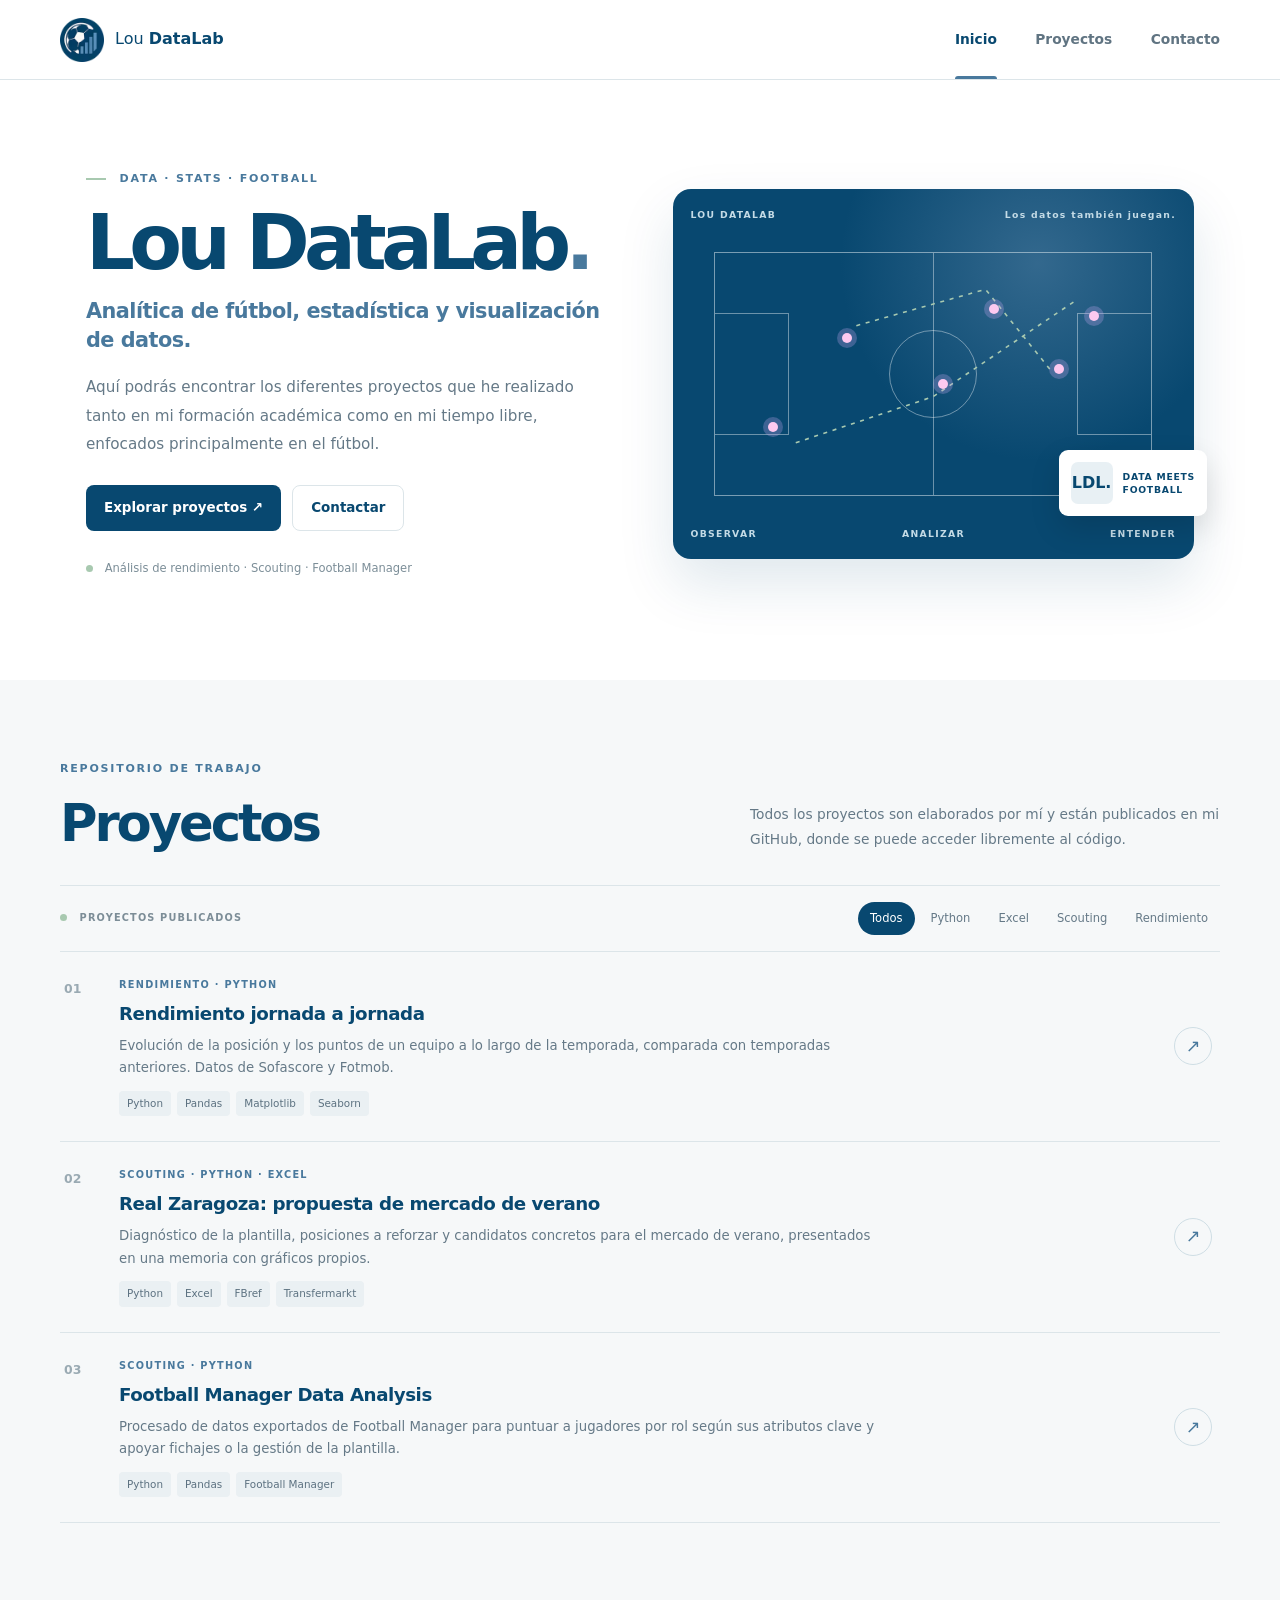
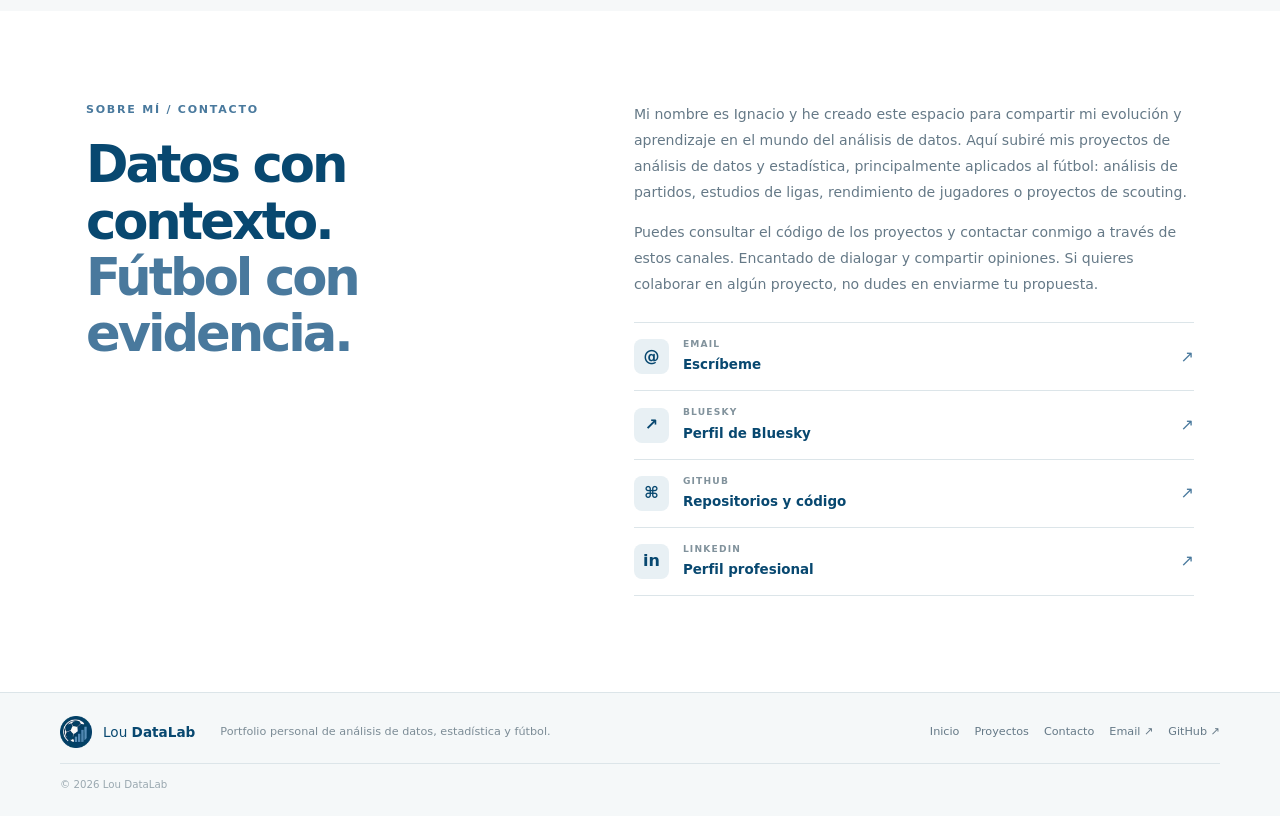
<file: index.html>
<!doctype html>
<html lang="es">
<head>
<meta charset="utf-8"><meta name="viewport" content="width=device-width, initial-scale=1">
<meta name="description" content="Lou DataLab: portfolio de análisis de datos aplicados al fútbol">
<title>Lou DataLab | Football & Data</title>
<link rel="icon" type="image/png" href="assets/logo.png"><link rel="stylesheet" href="styles.css">
</head>
<body>
<header class="topbar">
  <a class="brand" href="index.html#inicio" aria-label="Lou DataLab, inicio"><img src="assets/logo.png" alt="Logo de Lou DataLab"><span>Lou <strong>DataLab</strong></span></a>
  <button class="nav-toggle" aria-expanded="false" aria-controls="main-nav">Menú</button>
  <nav class="main-nav" id="main-nav" aria-label="Navegación principal">
    <a class="nav-link active" href="#inicio">Inicio</a><a class="nav-link" href="#proyectos">Proyectos</a><a class="nav-link" href="#contacto">Contacto</a>
  </nav>
</header>
<main>
<section class="hero page-section" id="inicio">
  <div>
    <p class="eyebrow"><span></span> DATA · STATS · FOOTBALL</p>
    <h1>Lou DataLab<span>.</span></h1>
    <h2 class="subtitle">Analítica de fútbol, estadística y visualización de datos.</h2>
    <p class="intro">Aquí podrás encontrar los diferentes proyectos que he realizado tanto en mi formación académica como en mi tiempo libre, enfocados principalmente en el fútbol.</p>
    <div class="actions"><a class="button primary" href="#proyectos">Explorar proyectos ↗</a><a class="button secondary" href="#contacto">Contactar</a></div>
    <p class="micro"><i></i> Análisis de rendimiento · Scouting · Football Manager</p>
  </div>
  <div class="hero-art" aria-label="Imagen campo visual branding">
    <div class="art-label"><span>LOU DATALAB</span><span>Los datos también juegan.</span></div>
    <div class="pitch"><i class="mid"></i><i class="circle"></i><i class="box left"></i><i class="box right"></i>
      <svg viewBox="0 0 500 300" aria-hidden="true"><path d="M80 235 L250 178 L425 60 M155 90 L315 45 L398 148"/></svg>
      <i class="dot d1"></i><i class="dot d2"></i><i class="dot d3"></i><i class="dot d4"></i><i class="dot d5"></i><i class="dot d6"></i>
    </div>
    <div class="art-label art-bottom"><span>OBSERVAR</span><span>ANALIZAR</span><span>ENTENDER</span></div>
    <div class="stamp"><b>LDL.</b><span>DATA MEETS<br>FOOTBALL</span></div>
  </div>
</section>
<section class="projects page-section" id="proyectos">
  <div class="section-head"><div><p class="eyebrow">REPOSITORIO DE TRABAJO</p><h2>Proyectos</h2></div><p>Todos los proyectos son elaborados por mí y están publicados en mi GitHub, donde se puede acceder libremente al código.</p></div>
  <div class="toolbar"><span class="published"><i></i> PROYECTOS PUBLICADOS</span><div class="filters" role="group" aria-label="Filtrar por categoría">
    <button class="filter active" data-filter="Todos" aria-pressed="true">Todos</button><button class="filter" data-filter="Python" aria-pressed="false">Python</button><button class="filter" data-filter="Excel" aria-pressed="false">Excel</button><button class="filter" data-filter="Scouting" aria-pressed="false">Scouting</button><button class="filter" data-filter="Rendimiento" aria-pressed="false">Rendimiento</button>
  </div></div>
  <div class="project-list">
    <article class="project-row" data-tools="Python, Rendimiento"><span class="number">01</span><div><p class="kicker">RENDIMIENTO · PYTHON</p><h3><a href="projects/week-to-week.html">Rendimiento jornada a jornada</a></h3><p>Evolución de la posición y los puntos de un equipo a lo largo de la temporada, comparada con temporadas anteriores. Datos de Sofascore y Fotmob.</p><div class="tags"><span>Python</span><span>Pandas</span><span>Matplotlib</span><span>Seaborn</span></div></div><a class="arrow" href="projects/week-to-week.html" aria-label="Abrir proyecto Rendimiento jornada a jornada">↗</a></article>
    <article class="project-row" data-tools="Python, Excel, Scouting"><span class="number">02</span><div><p class="kicker">SCOUTING · PYTHON · EXCEL</p><h3><a href="projects/real-zaragoza.html">Real Zaragoza: propuesta de mercado de verano</a></h3><p>Diagnóstico de la plantilla, posiciones a reforzar y candidatos concretos para el mercado de verano, presentados en una memoria con gráficos propios.</p><div class="tags"><span>Python</span><span>Excel</span><span>FBref</span><span>Transfermarkt</span></div></div><a class="arrow" href="projects/real-zaragoza.html" aria-label="Abrir proyecto Real Zaragoza">↗</a></article>
    <article class="project-row" data-tools="Python, Scouting"><span class="number">03</span><div><p class="kicker">SCOUTING · PYTHON</p><h3><a href="projects/fm-data-analysis.html">Football Manager Data Analysis</a></h3><p>Procesado de datos exportados de Football Manager para puntuar a jugadores por rol según sus atributos clave y apoyar fichajes o la gestión de la plantilla.</p><div class="tags"><span>Python</span><span>Pandas</span><span>Football Manager</span></div></div><a class="arrow" href="projects/fm-data-analysis.html" aria-label="Abrir proyecto Football Manager Data Analysis">↗</a></article>
  </div>
</section>
<section class="contact page-section" id="contacto">
  <div><p class="eyebrow">SOBRE MÍ / CONTACTO</p><h2>Datos con contexto.<br><span>Fútbol con evidencia.</span></h2></div>
  <div class="contact-copy"><p>Mi nombre es Ignacio y he creado este espacio para compartir mi evolución y aprendizaje en el mundo del análisis de datos. Aquí subiré mis proyectos de análisis de datos y estadística, principalmente aplicados al fútbol: análisis de partidos, estudios de ligas, rendimiento de jugadores o proyectos de scouting.</p><p>Puedes consultar el código de los proyectos y contactar conmigo a través de estos canales. Encantado de dialogar y compartir opiniones. Si quieres colaborar en algún proyecto, no dudes en enviarme tu propuesta.</p>
    <div class="contact-list">
      <a href="mailto:igna.lou@gmail.com"><b>@</b><span><small>EMAIL</small><strong>Escríbeme</strong></span><i>↗</i></a>
      <a href="https://bsky.app/profile/loudatalab.bsky.social" target="_blank" rel="noreferrer"><b>↗</b><span><small>BLUESKY</small><strong>Perfil de Bluesky</strong></span><i>↗</i></a>
      <a href="https://github.com/loudatalab" target="_blank" rel="noreferrer"><b>⌘</b><span><small>GITHUB</small><strong>Repositorios y código</strong></span><i>↗</i></a>
      <a href="https://www.linkedin.com/in/ignacio-lou-moles/" target="_blank" rel="noreferrer"><b>in</b><span><small>LINKEDIN</small><strong>Perfil profesional</strong></span><i>↗</i></a>
    </div>
  </div>
</section>
</main>
<footer class="footer">
  <a class="footer-brand" href="#inicio"><img src="assets/logo.png" alt=""><span>Lou <strong>DataLab</strong></span></a>
  <p>Portfolio personal de análisis de datos, estadística y fútbol.</p>
  <nav aria-label="Enlaces rápidos"><a href="#inicio">Inicio</a><a href="#proyectos">Proyectos</a><a href="#contacto">Contacto</a><a href="mailto:igna.lou@gmail.com">Email ↗</a><a href="https://github.com/loudatalab" target="_blank" rel="noreferrer">GitHub ↗</a></nav>
  <small>© <span id="year">2026</span> Lou DataLab</small>
</footer>
<script src="script.js"></script>
</body></html>
</file>
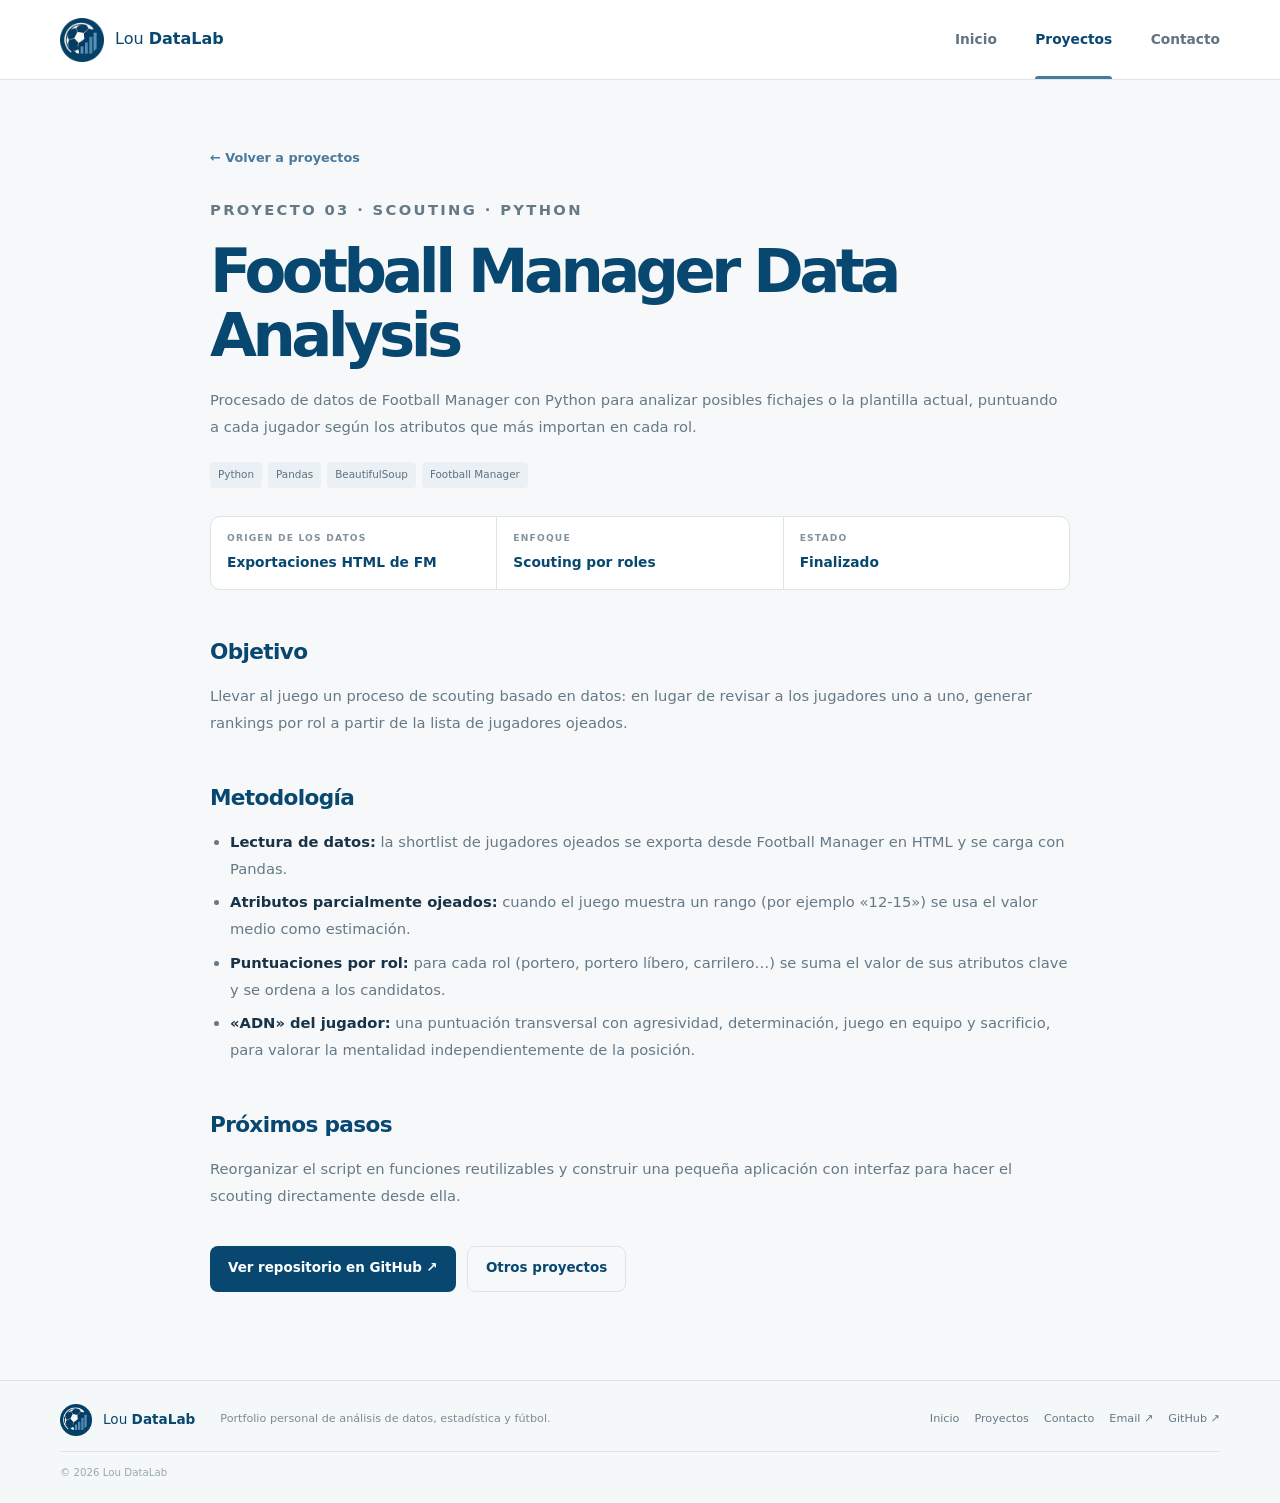
<file: projects/fm-data-analysis.html>
<!doctype html>
<html lang="es">
<head>
<meta charset="utf-8"><meta name="viewport" content="width=device-width,initial-scale=1">
<meta name="description" content="Análisis de datos de Football Manager con Python para scouting y gestión de plantilla">
<title>Football Manager Data Analysis | Lou DataLab</title>
<link rel="icon" type="image/png" href="../assets/logo.png"><link rel="stylesheet" href="../styles.css"><link rel="stylesheet" href="../project.css">
</head>
<body>
<header class="topbar">
  <a class="brand" href="../index.html#inicio" aria-label="Lou DataLab, inicio"><img src="../assets/logo.png" alt="Logo de Lou DataLab"><span>Lou <strong>DataLab</strong></span></a>
  <button class="nav-toggle" aria-expanded="false" aria-controls="main-nav">Menú</button>
  <nav class="main-nav" id="main-nav" aria-label="Navegación principal"><a class="nav-link" href="../index.html#inicio">Inicio</a><a class="nav-link active" href="../index.html#proyectos">Proyectos</a><a class="nav-link" href="../index.html#contacto">Contacto</a></nav>
</header>
<main class="project-page">
  <a class="back" href="../index.html#proyectos">← Volver a proyectos</a>
  <p class="eyebrow">PROYECTO 03 · SCOUTING · PYTHON</p>
  <h1>Football Manager Data Analysis</h1>
  <p class="intro">Procesado de datos de Football Manager con Python para analizar posibles fichajes o la plantilla actual, puntuando a cada jugador según los atributos que más importan en cada rol.</p>
  <div class="tags"><span>Python</span><span>Pandas</span><span>BeautifulSoup</span><span>Football Manager</span></div>

  <div class="facts">
    <div><small>ORIGEN DE LOS DATOS</small><strong>Exportaciones HTML de FM</strong></div>
    <div><small>ENFOQUE</small><strong>Scouting por roles</strong></div>
    <div><small>ESTADO</small><strong>Finalizado</strong></div>
  </div>

  <h2>Objetivo</h2>
  <p>Llevar al juego un proceso de scouting basado en datos: en lugar de revisar a los jugadores uno a uno, generar rankings por rol a partir de la lista de jugadores ojeados.</p>

  <h2>Metodología</h2>
  <ul>
    <li><strong>Lectura de datos:</strong> la shortlist de jugadores ojeados se exporta desde Football Manager en HTML y se carga con Pandas.</li>
    <li><strong>Atributos parcialmente ojeados:</strong> cuando el juego muestra un rango (por ejemplo «12-15») se usa el valor medio como estimación.</li>
    <li><strong>Puntuaciones por rol:</strong> para cada rol (portero, portero líbero, carrilero…) se suma el valor de sus atributos clave y se ordena a los candidatos.</li>
    <li><strong>«ADN» del jugador:</strong> una puntuación transversal con agresividad, determinación, juego en equipo y sacrificio, para valorar la mentalidad independientemente de la posición.</li>
  </ul>

  <h2>Próximos pasos</h2>
  <p>Reorganizar el script en funciones reutilizables y construir una pequeña aplicación con interfaz para hacer el scouting directamente desde ella.</p>

  <div class="actions"><a class="button primary" href="https://github.com/loudatalab/FM_Data_Analysis" target="_blank" rel="noreferrer">Ver repositorio en GitHub ↗</a><a class="button secondary" href="../index.html#proyectos">Otros proyectos</a></div>
</main>
<footer class="footer">
  <a class="footer-brand" href="../index.html"><img src="../assets/logo.png" alt=""><span>Lou <strong>DataLab</strong></span></a>
  <p>Portfolio personal de análisis de datos, estadística y fútbol.</p>
  <nav aria-label="Enlaces rápidos"><a href="../index.html#inicio">Inicio</a><a href="../index.html#proyectos">Proyectos</a><a href="../index.html#contacto">Contacto</a><a href="mailto:igna.lou@gmail.com">Email ↗</a><a href="https://github.com/loudatalab" target="_blank" rel="noreferrer">GitHub ↗</a></nav>
  <small>© <span id="year">2026</span> Lou DataLab</small>
</footer>
<script src="../script.js"></script>
</body></html>
</file>
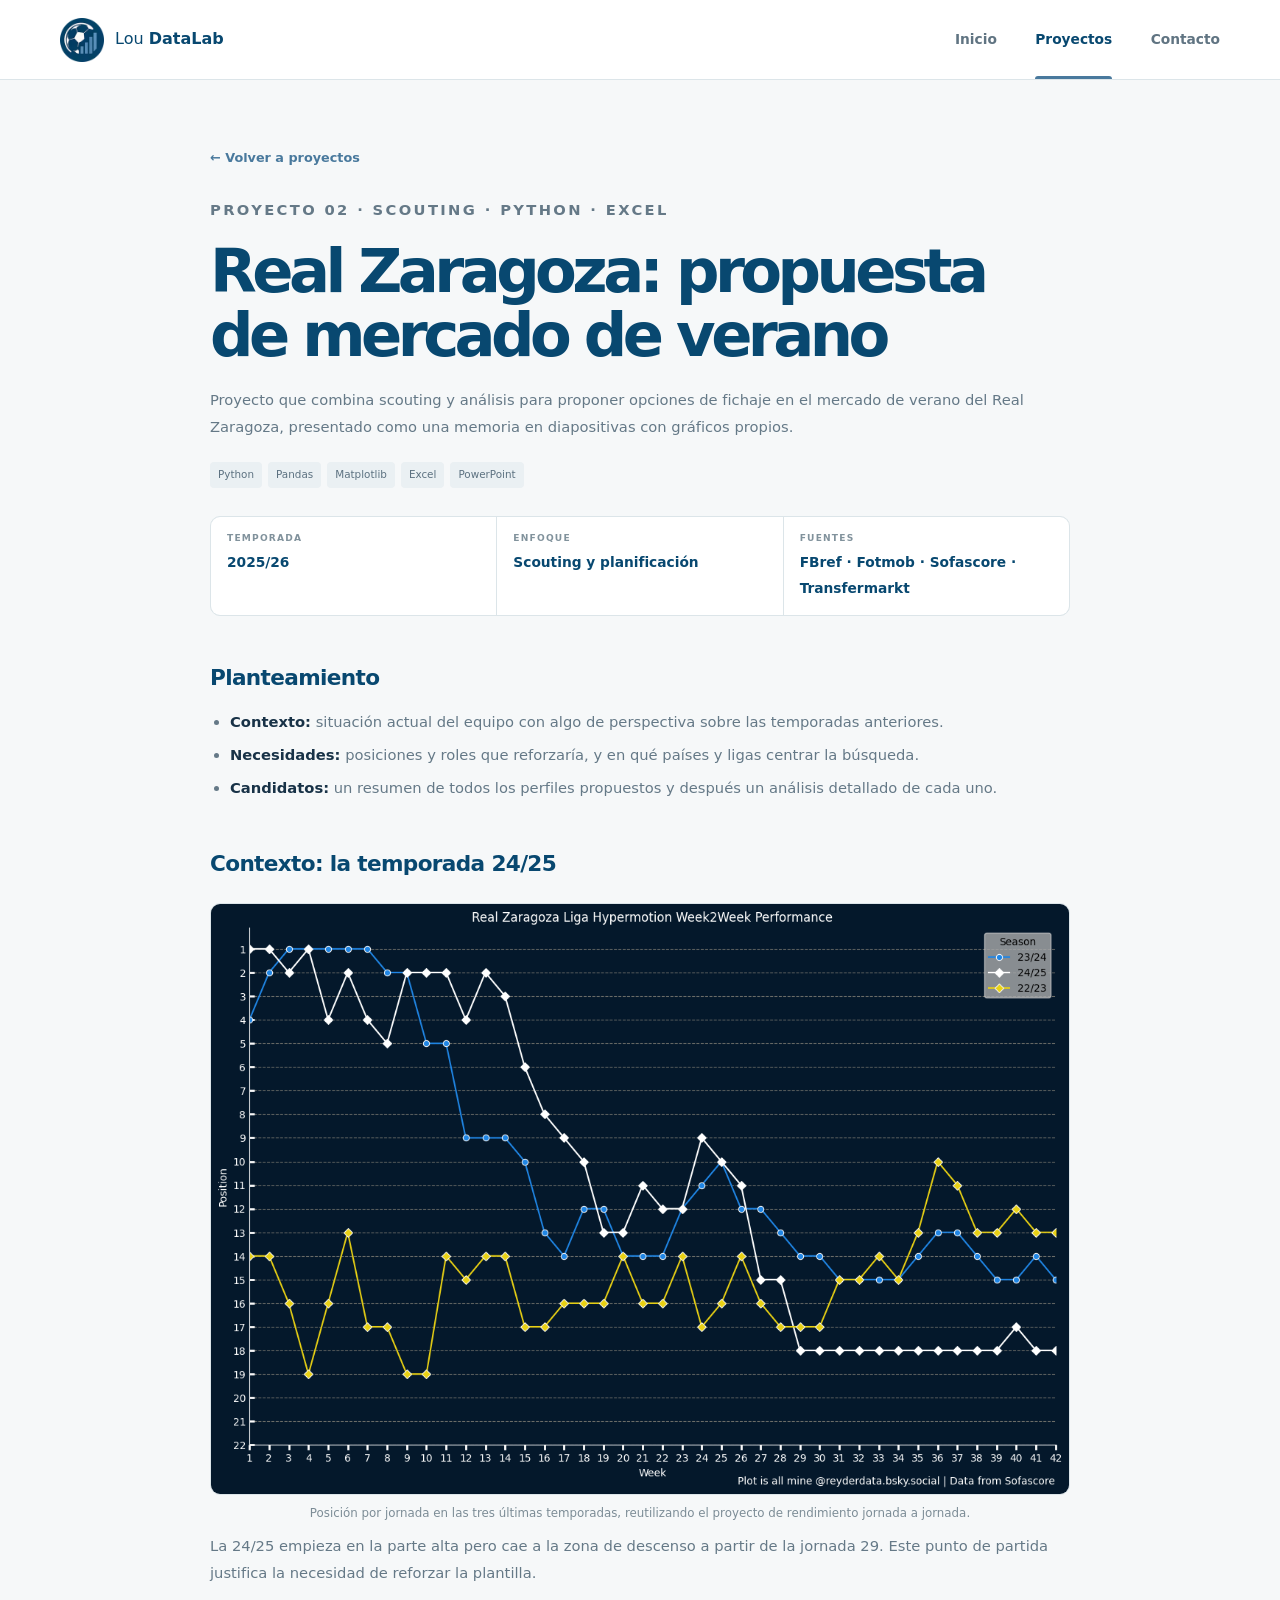
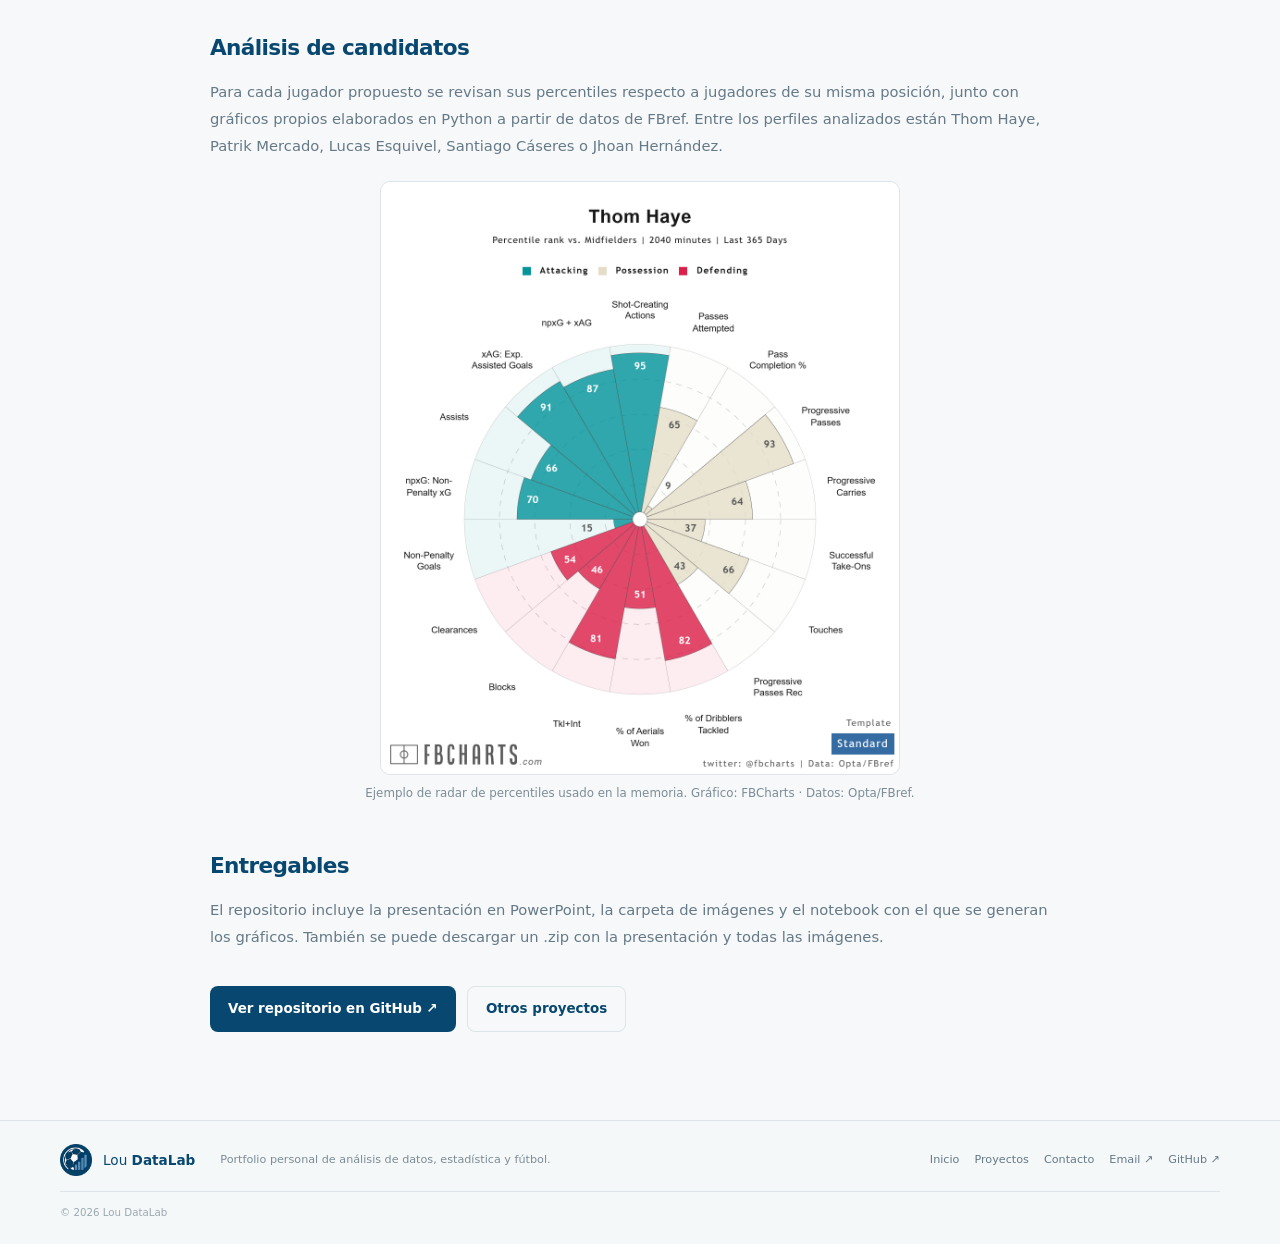
<file: projects/real-zaragoza.html>
<!doctype html>
<html lang="es">
<head>
<meta charset="utf-8"><meta name="viewport" content="width=device-width,initial-scale=1">
<meta name="description" content="Propuesta de fichajes para el mercado de verano del Real Zaragoza">
<title>Real Zaragoza: mercado de verano | Lou DataLab</title>
<link rel="icon" type="image/png" href="../assets/logo.png"><link rel="stylesheet" href="../styles.css"><link rel="stylesheet" href="../project.css">
</head>
<body>
<header class="topbar">
  <a class="brand" href="../index.html#inicio" aria-label="Lou DataLab, inicio"><img src="../assets/logo.png" alt="Logo de Lou DataLab"><span>Lou <strong>DataLab</strong></span></a>
  <button class="nav-toggle" aria-expanded="false" aria-controls="main-nav">Menú</button>
  <nav class="main-nav" id="main-nav" aria-label="Navegación principal"><a class="nav-link" href="../index.html#inicio">Inicio</a><a class="nav-link active" href="../index.html#proyectos">Proyectos</a><a class="nav-link" href="../index.html#contacto">Contacto</a></nav>
</header>
<main class="project-page">
  <a class="back" href="../index.html#proyectos">← Volver a proyectos</a>
  <p class="eyebrow">PROYECTO 02 · SCOUTING · PYTHON · EXCEL</p>
  <h1>Real Zaragoza: propuesta de mercado de verano</h1>
  <p class="intro">Proyecto que combina scouting y análisis para proponer opciones de fichaje en el mercado de verano del Real Zaragoza, presentado como una memoria en diapositivas con gráficos propios.</p>
  <div class="tags"><span>Python</span><span>Pandas</span><span>Matplotlib</span><span>Excel</span><span>PowerPoint</span></div>

  <div class="facts">
    <div><small>TEMPORADA</small><strong>2025/26</strong></div>
    <div><small>ENFOQUE</small><strong>Scouting y planificación</strong></div>
    <div><small>FUENTES</small><strong>FBref · Fotmob · Sofascore · Transfermarkt</strong></div>
  </div>

  <h2>Planteamiento</h2>
  <ul>
    <li><strong>Contexto:</strong> situación actual del equipo con algo de perspectiva sobre las temporadas anteriores.</li>
    <li><strong>Necesidades:</strong> posiciones y roles que reforzaría, y en qué países y ligas centrar la búsqueda.</li>
    <li><strong>Candidatos:</strong> un resumen de todos los perfiles propuestos y después un análisis detallado de cada uno.</li>
  </ul>

  <h2>Contexto: la temporada 24/25</h2>
  <figure class="figure"><img src="../assets/img/rz-output.png" alt="Gráfico de líneas con la posición del Real Zaragoza por jornada en 22/23, 23/24 y 24/25; en 24/25 el equipo termina en torno al puesto 18" loading="lazy"><figcaption>Posición por jornada en las tres últimas temporadas, reutilizando el <a href="week-to-week.html">proyecto de rendimiento jornada a jornada</a>.</figcaption></figure>
  <p>La 24/25 empieza en la parte alta pero cae a la zona de descenso a partir de la jornada 29. Este punto de partida justifica la necesidad de reforzar la plantilla.</p>

  <h2>Análisis de candidatos</h2>
  <p>Para cada jugador propuesto se revisan sus percentiles respecto a jugadores de su misma posición, junto con gráficos propios elaborados en Python a partir de datos de FBref. Entre los perfiles analizados están Thom Haye, Patrik Mercado, Lucas Esquivel, Santiago Cáseres o Jhoan Hernández.</p>
  <figure class="figure narrow"><img src="../assets/img/rz-Thom-Haye.png" alt="Radar de percentiles de Thom Haye frente a centrocampistas, con métricas de ataque, posesión y defensa" loading="lazy"><figcaption>Ejemplo de radar de percentiles usado en la memoria. Gráfico: FBCharts · Datos: Opta/FBref.</figcaption></figure>

  <h2>Entregables</h2>
  <p>El repositorio incluye la presentación en PowerPoint, la carpeta de imágenes y el notebook con el que se generan los gráficos. También se puede descargar un .zip con la presentación y todas las imágenes.</p>

  <div class="actions"><a class="button primary" href="https://github.com/loudatalab/RealZaragozaSummerSetup" target="_blank" rel="noreferrer">Ver repositorio en GitHub ↗</a><a class="button secondary" href="../index.html#proyectos">Otros proyectos</a></div>
</main>
<footer class="footer">
  <a class="footer-brand" href="../index.html"><img src="../assets/logo.png" alt=""><span>Lou <strong>DataLab</strong></span></a>
  <p>Portfolio personal de análisis de datos, estadística y fútbol.</p>
  <nav aria-label="Enlaces rápidos"><a href="../index.html#inicio">Inicio</a><a href="../index.html#proyectos">Proyectos</a><a href="../index.html#contacto">Contacto</a><a href="mailto:igna.lou@gmail.com">Email ↗</a><a href="https://github.com/loudatalab" target="_blank" rel="noreferrer">GitHub ↗</a></nav>
  <small>© <span id="year">2026</span> Lou DataLab</small>
</footer>
<script src="../script.js"></script>
</body></html>
</file>
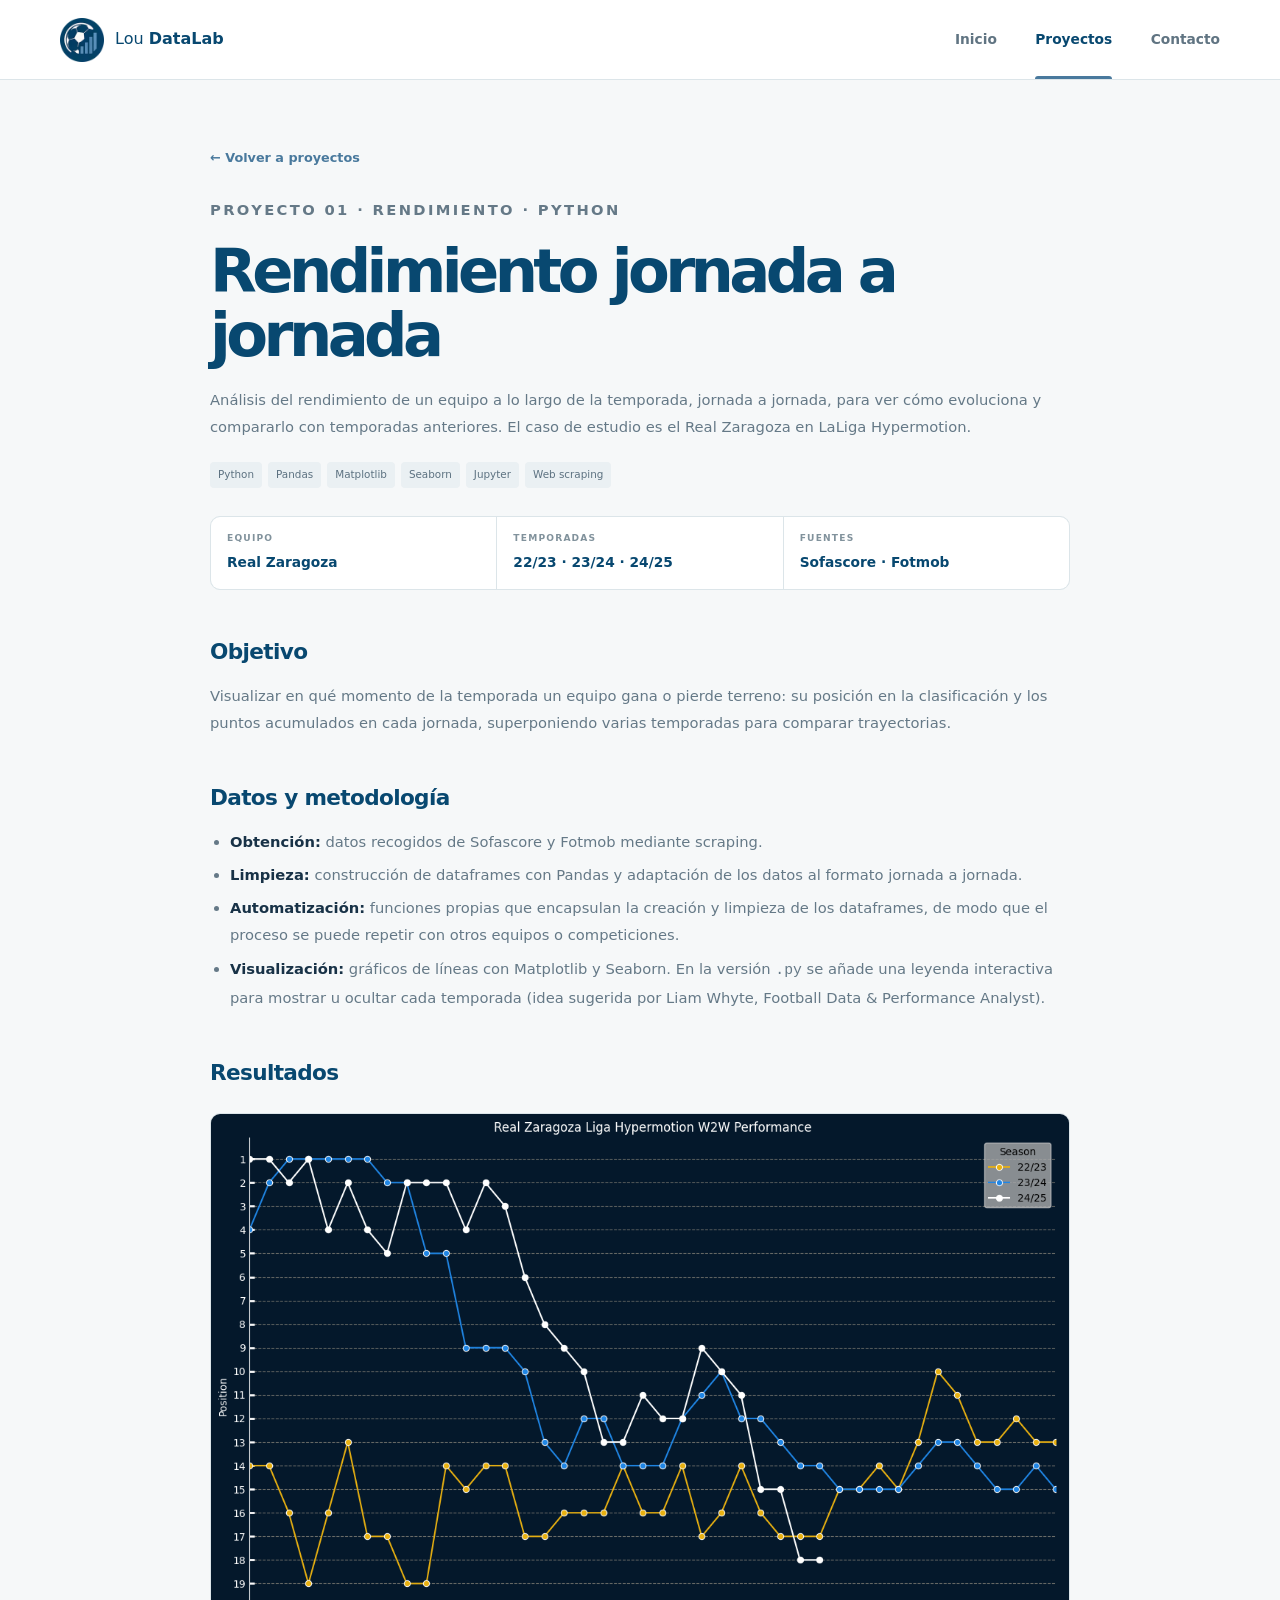
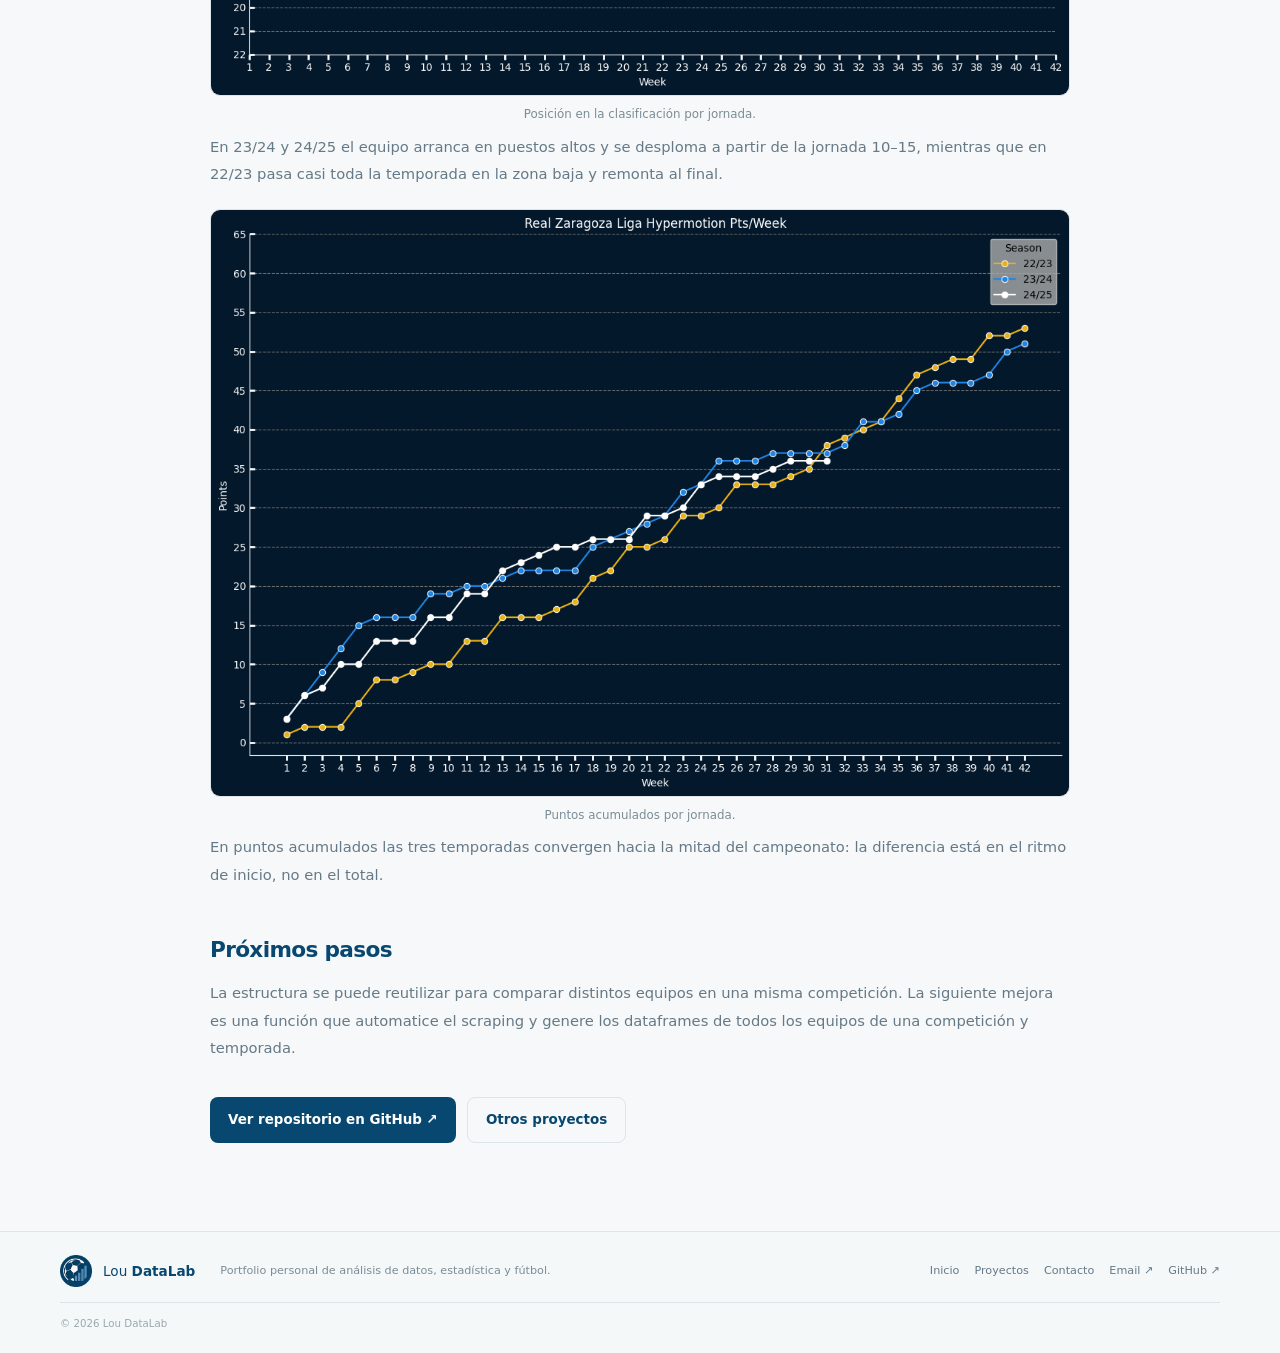
<file: projects/week-to-week.html>
<!doctype html>
<html lang="es">
<head>
<meta charset="utf-8"><meta name="viewport" content="width=device-width,initial-scale=1">
<meta name="description" content="Análisis del rendimiento de un equipo jornada a jornada con Python">
<title>Rendimiento jornada a jornada | Lou DataLab</title>
<link rel="icon" type="image/png" href="../assets/logo.png"><link rel="stylesheet" href="../styles.css"><link rel="stylesheet" href="../project.css">
</head>
<body>
<header class="topbar">
  <a class="brand" href="../index.html#inicio" aria-label="Lou DataLab, inicio"><img src="../assets/logo.png" alt="Logo de Lou DataLab"><span>Lou <strong>DataLab</strong></span></a>
  <button class="nav-toggle" aria-expanded="false" aria-controls="main-nav">Menú</button>
  <nav class="main-nav" id="main-nav" aria-label="Navegación principal"><a class="nav-link" href="../index.html#inicio">Inicio</a><a class="nav-link active" href="../index.html#proyectos">Proyectos</a><a class="nav-link" href="../index.html#contacto">Contacto</a></nav>
</header>
<main class="project-page">
  <a class="back" href="../index.html#proyectos">← Volver a proyectos</a>
  <p class="eyebrow">PROYECTO 01 · RENDIMIENTO · PYTHON</p>
  <h1>Rendimiento jornada a jornada</h1>
  <p class="intro">Análisis del rendimiento de un equipo a lo largo de la temporada, jornada a jornada, para ver cómo evoluciona y compararlo con temporadas anteriores. El caso de estudio es el Real Zaragoza en LaLiga Hypermotion.</p>
  <div class="tags"><span>Python</span><span>Pandas</span><span>Matplotlib</span><span>Seaborn</span><span>Jupyter</span><span>Web scraping</span></div>

  <div class="facts">
    <div><small>EQUIPO</small><strong>Real Zaragoza</strong></div>
    <div><small>TEMPORADAS</small><strong>22/23 · 23/24 · 24/25</strong></div>
    <div><small>FUENTES</small><strong>Sofascore · Fotmob</strong></div>
  </div>

  <h2>Objetivo</h2>
  <p>Visualizar en qué momento de la temporada un equipo gana o pierde terreno: su posición en la clasificación y los puntos acumulados en cada jornada, superponiendo varias temporadas para comparar trayectorias.</p>

  <h2>Datos y metodología</h2>
  <ul>
    <li><strong>Obtención:</strong> datos recogidos de Sofascore y Fotmob mediante scraping.</li>
    <li><strong>Limpieza:</strong> construcción de dataframes con Pandas y adaptación de los datos al formato jornada a jornada.</li>
    <li><strong>Automatización:</strong> funciones propias que encapsulan la creación y limpieza de los dataframes, de modo que el proceso se puede repetir con otros equipos o competiciones.</li>
    <li><strong>Visualización:</strong> gráficos de líneas con Matplotlib y Seaborn. En la versión <code>.py</code> se añade una leyenda interactiva para mostrar u ocultar cada temporada (idea sugerida por Liam Whyte, Football Data &amp; Performance Analyst).</li>
  </ul>

  <h2>Resultados</h2>
  <figure class="figure"><img src="../assets/img/w2w-1.png" alt="Gráfico de líneas con la posición del Real Zaragoza en cada jornada de las temporadas 22/23, 23/24 y 24/25" loading="lazy"><figcaption>Posición en la clasificación por jornada.</figcaption></figure>
  <p>En 23/24 y 24/25 el equipo arranca en puestos altos y se desploma a partir de la jornada 10–15, mientras que en 22/23 pasa casi toda la temporada en la zona baja y remonta al final.</p>
  <figure class="figure"><img src="../assets/img/w2w-2.png" alt="Gráfico de líneas con los puntos acumulados por jornada del Real Zaragoza en tres temporadas" loading="lazy"><figcaption>Puntos acumulados por jornada.</figcaption></figure>
  <p>En puntos acumulados las tres temporadas convergen hacia la mitad del campeonato: la diferencia está en el ritmo de inicio, no en el total.</p>

  <h2>Próximos pasos</h2>
  <p>La estructura se puede reutilizar para comparar distintos equipos en una misma competición. La siguiente mejora es una función que automatice el scraping y genere los dataframes de todos los equipos de una competición y temporada.</p>

  <div class="actions"><a class="button primary" href="https://github.com/loudatalab/week_to_week_team_analysis" target="_blank" rel="noreferrer">Ver repositorio en GitHub ↗</a><a class="button secondary" href="../index.html#proyectos">Otros proyectos</a></div>
</main>
<footer class="footer">
  <a class="footer-brand" href="../index.html"><img src="../assets/logo.png" alt=""><span>Lou <strong>DataLab</strong></span></a>
  <p>Portfolio personal de análisis de datos, estadística y fútbol.</p>
  <nav aria-label="Enlaces rápidos"><a href="../index.html#inicio">Inicio</a><a href="../index.html#proyectos">Proyectos</a><a href="../index.html#contacto">Contacto</a><a href="mailto:igna.lou@gmail.com">Email ↗</a><a href="https://github.com/loudatalab" target="_blank" rel="noreferrer">GitHub ↗</a></nav>
  <small>© <span id="year">2026</span> Lou DataLab</small>
</footer>
<script src="../script.js"></script>
</body></html>
</file>
<file: styles.css>
:root{--navy:#084870;--blue:#49799D;--ink:#183247;--muted:#657987;--pale:#E8F0F4;--paper:#F6F8F9;--line:#DCE5E9;--green:#A8C9B0;--dots:#fdc9f0;--white:#fff;--max:1160px}
*{box-sizing:border-box}html{scroll-behavior:smooth;scroll-padding-top:85px}body{margin:0;color:var(--ink);font-family:Inter,ui-sans-serif,system-ui,-apple-system,"Segoe UI",sans-serif;line-height:1.65}a{color:inherit;text-decoration:none}button{font:inherit}.topbar{height:80px;display:flex;align-items:center;justify-content:space-between;gap:25px;padding:0 max(24px,calc((100vw - var(--max))/2));background:rgba(255,255,255,.96);border-bottom:1px solid var(--line);position:sticky;top:0;z-index:10;backdrop-filter:blur(12px)}.brand,.footer-brand{display:flex;align-items:center;gap:11px;color:var(--navy);font-size:1rem;white-space:nowrap}.brand img{width:44px;height:44px;object-fit:contain}.brand strong,.footer-brand strong{font-weight:800}.main-nav{height:100%;display:flex;align-items:center;gap:clamp(22px,3vw,42px)}.nav-link{height:100%;display:flex;align-items:center;position:relative;color:#607482;font-size:.86rem;font-weight:650}.nav-link:hover,.nav-link.active{color:var(--navy)}.nav-link.active:after{content:"";position:absolute;bottom:0;left:0;right:0;height:3px;background:var(--blue);border-radius:3px 3px 0 0}.nav-toggle{display:none}.page-section{scroll-margin-top:80px}.hero{max-width:var(--max);margin:auto;padding:82px 26px 94px;display:grid;grid-template-columns:1fr 1fr;align-items:center;gap:65px;min-height:600px}.eyebrow{margin:0 0 17px;color:var(--blue);font-size:.69rem;font-weight:850;letter-spacing:.16em}.eyebrow>span{display:inline-block;width:20px;height:2px;background:var(--green);vertical-align:middle;margin-right:8px}h1,h2,h3,p{margin-top:0}h1{font-size:clamp(3.2rem,6vw,5.6rem);line-height:1;letter-spacing:-.075em;color:var(--navy);margin-bottom:15px}h1 span{color:var(--blue)}.subtitle{font-size:clamp(1.05rem,1.7vw,1.3rem);line-height:1.4;color:var(--blue);letter-spacing:-.025em;margin-bottom:18px}.intro{max-width:530px;color:var(--muted);font-size:.95rem;line-height:1.85;margin-bottom:27px}.actions{display:flex;flex-wrap:wrap;gap:11px}.button{display:inline-flex;align-items:center;justify-content:center;gap:14px;min-height:46px;padding:0 18px;border-radius:8px;font-size:.84rem;font-weight:750}.primary{background:var(--navy);color:white}.primary:hover{background:#063956}.secondary{border:1px solid var(--line);color:var(--navy)}.micro{margin:28px 0 0;color:#7C8E98;font-size:.72rem}.micro i,.published i{display:inline-block;width:7px;height:7px;background:var(--green);border-radius:50%;margin-right:8px}.hero-art{height:370px;position:relative;padding:18px;color:white;background:var(--navy);border-radius:18px;box-shadow:0 25px 55px #08487020;isolation:isolate}.hero-art:before{content:"";position:absolute;inset:0;border-radius:inherit;z-index:-1;background:radial-gradient(circle at 70% 20%,#49799da8,transparent 42%)}.art-label{display:flex;justify-content:space-between;gap:10px;font-size:.58rem;letter-spacing:.14em;color:#c4dbe6;font-weight:750}.pitch{position:absolute;left:8%;right:8%;top:17%;bottom:17%;border:1px solid #eaf2f680}.mid{position:absolute;left:50%;top:0;bottom:0;border-left:1px solid #eaf2f670}.circle{position:absolute;left:50%;top:50%;width:88px;height:88px;border:1px solid #eaf2f670;border-radius:50%;transform:translate(-50%,-50%)}.box{position:absolute;top:25%;height:50%;width:17%;border:1px solid #eaf2f670}.box.left{left:0;border-left:0}.box.right{right:0;border-right:0}.pitch svg{position:absolute;inset:0;width:100%;height:100%}.pitch svg path{fill:none;stroke:var(--green);stroke-width:2;stroke-dasharray:5 7}.dot{position:absolute;width:10px;height:10px;background:var(--dots);border-radius:50%;box-shadow:0 0 0 5px #b9a4e94d}.d1{left:12%;top:70%}.d2{left:29%;top:33%}.d3{left:51%;top:52%}.d4{right:12%;top:24%}.d5{right:20%;top:46%}.d6{right:35%;top:21%}.art-bottom{position:absolute;bottom:18px;left:18px;right:18px}.stamp{position:absolute;right:-13px;bottom:43px;background:rgb(255, 255, 255);color:var(--navy);border-radius:9px;box-shadow:0 12px 30px #0002;padding:12px;display:flex;align-items:center;gap:10px}.stamp b{display:grid;place-items:center;width:42px;height:42px;background:var(--pale);border-radius:7px}.stamp span{font-size:.58rem;font-weight:850;line-height:1.45;letter-spacing:.08em}
.projects{padding:80px max(24px,calc((100vw - var(--max))/2)) 88px;background:var(--paper)}.section-head{display:flex;align-items:end;justify-content:space-between;gap:30px;margin-bottom:33px}.section-head h2,.contact h2{font-size:clamp(2.1rem,4vw,3.2rem);line-height:1.1;letter-spacing:-.06em;color:var(--navy);margin:0}.section-head>p{max-width:470px;color:var(--muted);font-size:.86rem;line-height:1.8;margin:0}.toolbar{display:flex;align-items:center;justify-content:space-between;gap:16px;flex-wrap:wrap;padding:16px 0;border-top:1px solid var(--line);border-bottom:1px solid var(--line)}.published{font-size:.61rem;letter-spacing:.12em;color:#7c8d97;font-weight:850}.filters{display:flex;flex-wrap:wrap;gap:4px}.filter{border:1px solid transparent;background:transparent;color:#657987;padding:6px 11px;border-radius:99px;font-size:.72rem;cursor:pointer}.filter:hover{border-color:#cbdbe3}.filter.active{background:var(--navy);color:white}.project-list{border-bottom:1px solid var(--line)}.project-row{display:grid;grid-template-columns:38px 1fr 42px;align-items:center;gap:17px;padding:25px 4px;border-bottom:1px solid var(--line)}.project-row:last-child{border-bottom:0}.project-row[hidden]{display:none}.project-row:hover{background:#e8f0f455}.number{align-self:start;padding-top:2px;color:#9aaab3;font-size:.78rem;font-weight:800}.kicker{margin-bottom:6px;color:var(--blue);font-size:.61rem;font-weight:850;letter-spacing:.13em}.project-row h3{font-size:1.14rem;letter-spacing:-.025em;color:var(--navy);margin-bottom:6px}.project-row h3 a:hover{color:var(--blue)}.project-row p:not(.kicker){max-width:760px;color:var(--muted);font-size:.83rem;line-height:1.7;margin-bottom:11px}.tags{display:flex;flex-wrap:wrap;gap:6px}.tags span{font-size:.65rem;color:#5c7180;background:#eaf0f3;border-radius:4px;padding:4px 8px}.arrow{display:grid;place-items:center;width:38px;height:38px;border:1px solid #cfdee5;border-radius:50%;color:var(--blue);font-size:1.1rem}.project-row:hover .arrow{background:var(--navy);border-color:var(--navy);color:white}.note{font-size:.71rem;color:#83939d;margin:16px 0 0}
.contact{max-width:var(--max);margin:auto;padding:90px 26px 96px;display:grid;grid-template-columns:.9fr 1.1fr;gap:clamp(40px,7vw,100px)}.contact h2 span{color:var(--blue)}.contact-copy>p{color:var(--muted);font-size:.88rem;line-height:1.85;margin-bottom:14px}.contact-list{margin-top:25px;border-top:1px solid var(--line)}.contact-list>a{display:grid;grid-template-columns:36px 1fr 20px;align-items:center;gap:13px;padding:14px 0;border-bottom:1px solid var(--line)}.contact-list>a>b{width:35px;height:35px;display:grid;place-items:center;background:var(--pale);color:var(--navy);border-radius:8px}.contact-list>a>span{display:flex;flex-direction:column;gap:2px}.contact-list small{font-size:.57rem;letter-spacing:.13em;font-weight:850;color:#81929c}.contact-list strong{font-size:.84rem;color:var(--navy)}.contact-list i{text-align:right;color:var(--blue);font-style:normal}.footer{padding:23px max(24px,calc((100vw - var(--max))/2));background:#f5f8f9;border-top:1px solid var(--line);display:grid;grid-template-columns:auto 1fr auto;align-items:center;gap:15px 25px}.footer-brand{font-size:.85rem}.footer-brand img{width:32px;height:32px}.footer p{font-size:.7rem;color:#7c8c96;margin:0}.footer nav{display:flex;gap:15px;flex-wrap:wrap;font-size:.7rem;color:#657987}.footer nav a:hover{color:var(--blue)}.footer>small{grid-column:1/-1;border-top:1px solid var(--line);padding-top:12px;color:#9aa8b0;font-size:.64rem}
@media(max-width:850px){.hero{grid-template-columns:1fr;gap:38px;padding-top:65px}.hero-art{width:100%;max-width:650px}.section-head{align-items:start;flex-direction:column;gap:14px}.contact{grid-template-columns:1fr;gap:28px}.footer{grid-template-columns:1fr auto}.footer p{grid-column:1/-1;grid-row:2}.footer nav{grid-column:1/-1;grid-row:3}.footer>small{grid-row:4}}
@media(max-width:600px){.topbar{height:69px;padding:0 18px}.brand img{width:39px;height:39px}.nav-toggle{display:block;border:1px solid var(--line);border-radius:7px;background:rgb(255, 255, 255);color:var(--navy);padding:7px 11px}.main-nav{display:none;position:absolute;top:68px;left:0;right:0;height:auto;background:white;padding:8px 22px 17px;border-bottom:1px solid var(--line);flex-direction:column;align-items:stretch;gap:0}.main-nav.open{display:flex}.nav-link{height:auto;padding:11px 0}.nav-link.active:after{left:auto;width:24px}.hero{padding:52px 21px 65px;gap:35px}.hero-art{height:320px}.circle{width:65px;height:65px}.stamp{right:8px;bottom:36px}.projects{padding:61px 21px 67px}.toolbar{align-items:flex-start}.filters{gap:2px}.filter{padding:6px 8px}.project-row{grid-template-columns:25px 1fr 30px;gap:9px;padding:22px 0}.project-row h3{font-size:1rem}.arrow{width:30px;height:30px}.contact{padding:63px 21px 70px}.footer{padding:22px 21px;grid-template-columns:1fr}.footer p,.footer nav,.footer>small{grid-column:1;grid-row:auto}}
@media(prefers-reduced-motion:reduce){html{scroll-behavior:auto}*{transition:none!important}}
</file>
<file: project.css>
/* Páginas de detalle de proyecto */
.project-page{padding:64px max(24px,calc((100vw - 860px)/2)) 88px;background:var(--paper)}
.project-page .back{display:inline-block;margin-bottom:28px;color:var(--blue);font-size:.8rem;font-weight:750}
.project-page .back:hover{color:var(--navy)}
.project-page h1{font-size:clamp(2.3rem,5vw,3.8rem);line-height:1.05;margin-bottom:18px}
.project-page .intro{max-width:none;margin-bottom:22px}
.project-page h2{font-size:1.35rem;letter-spacing:-.03em;color:var(--navy);margin:44px 0 12px}
.project-page p,.project-page li{color:var(--muted);font-size:.92rem;line-height:1.85}
.project-page ul{padding-left:20px;margin:0 0 14px}
.project-page li{margin-bottom:6px}
.project-page li strong{color:var(--ink)}
.project-page .tags{margin-bottom:28px}
.facts{display:grid;grid-template-columns:repeat(auto-fit,minmax(170px,1fr));gap:1px;background:var(--line);border:1px solid var(--line);border-radius:10px;overflow:hidden;margin:6px 0 10px}
.facts div{background:white;padding:14px 16px}
.facts small{display:block;font-size:.57rem;letter-spacing:.13em;font-weight:850;color:#81929c;margin-bottom:3px}
.facts strong{font-size:.86rem;color:var(--navy)}
.figure{margin:22px 0 8px}
.figure img{display:block;width:100%;height:auto;border-radius:10px;border:1px solid var(--line);background:white}
.figure.narrow img{max-width:520px;margin:auto}
.figure figcaption{margin-top:9px;font-size:.74rem;color:#7c8c96;text-align:center}
.project-page .actions{margin-top:36px}
@media(max-width:600px){.project-page{padding:46px 21px 64px}}
</file>
